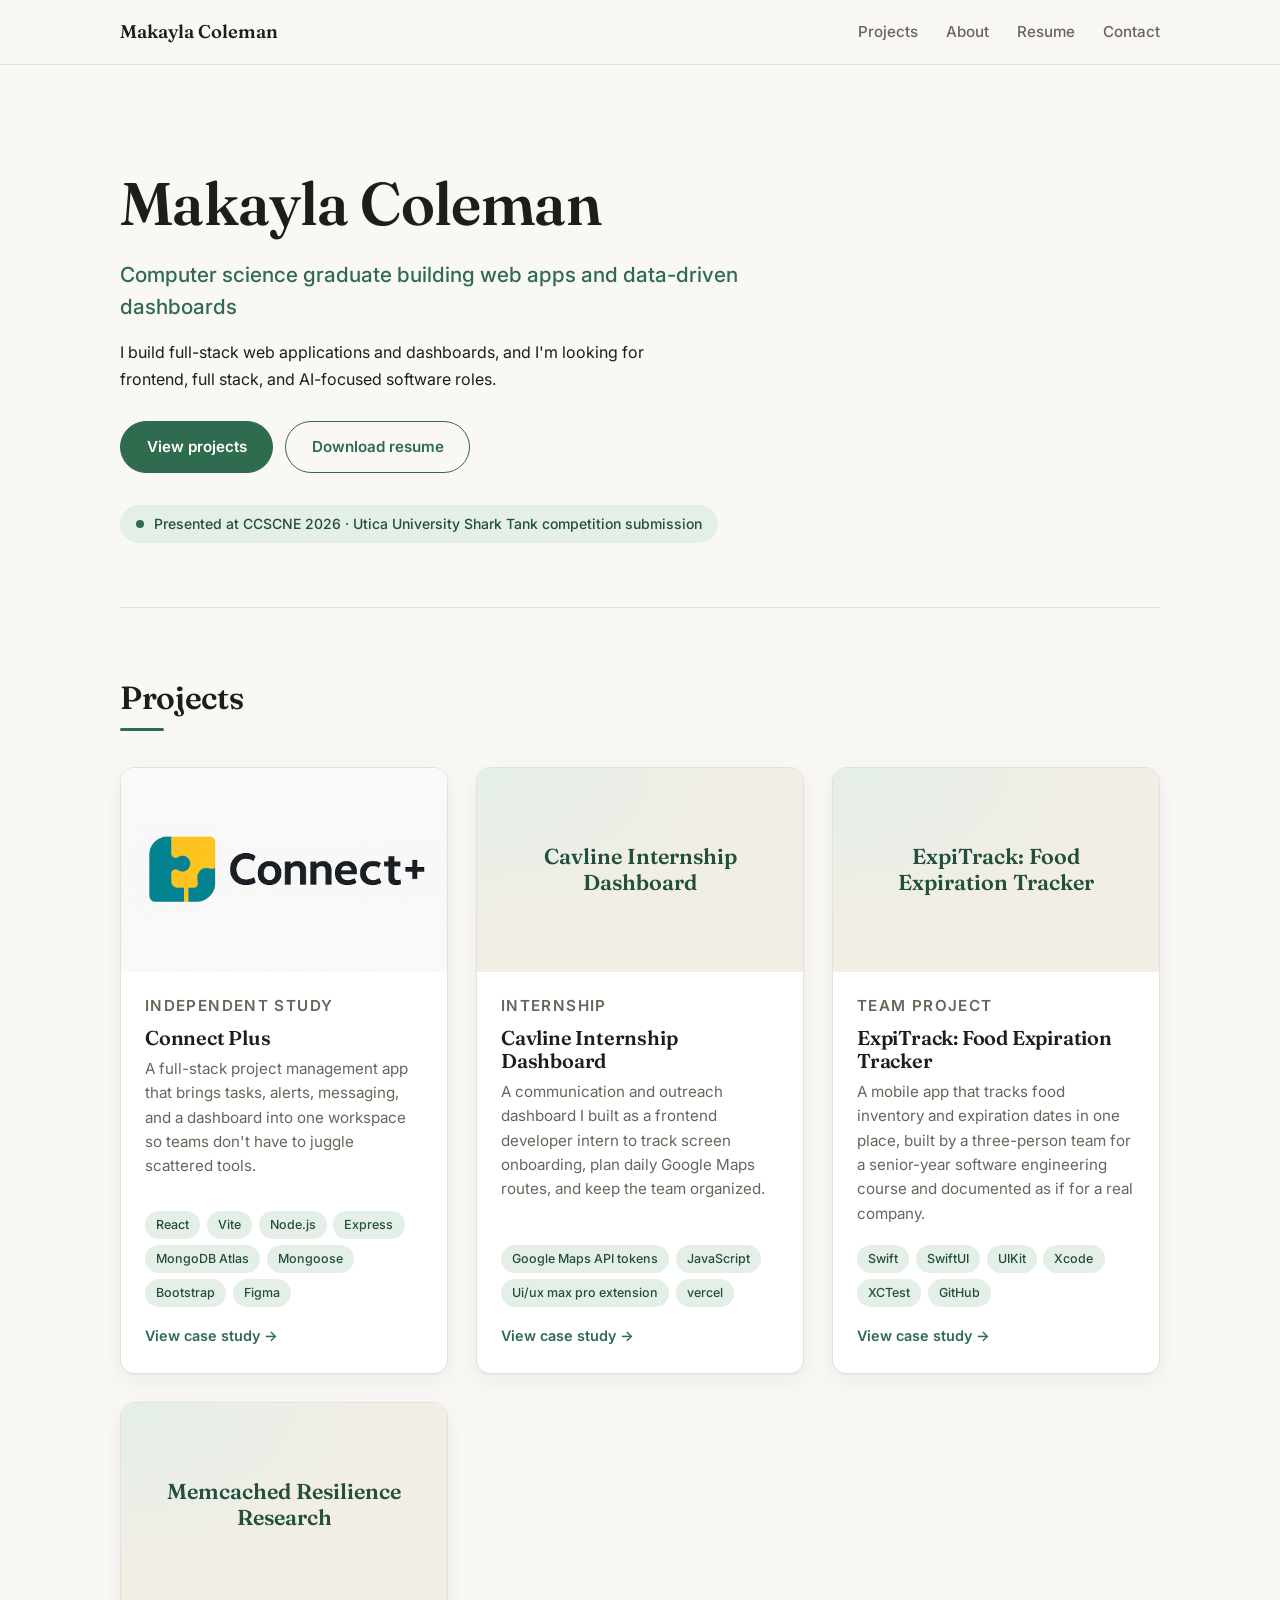
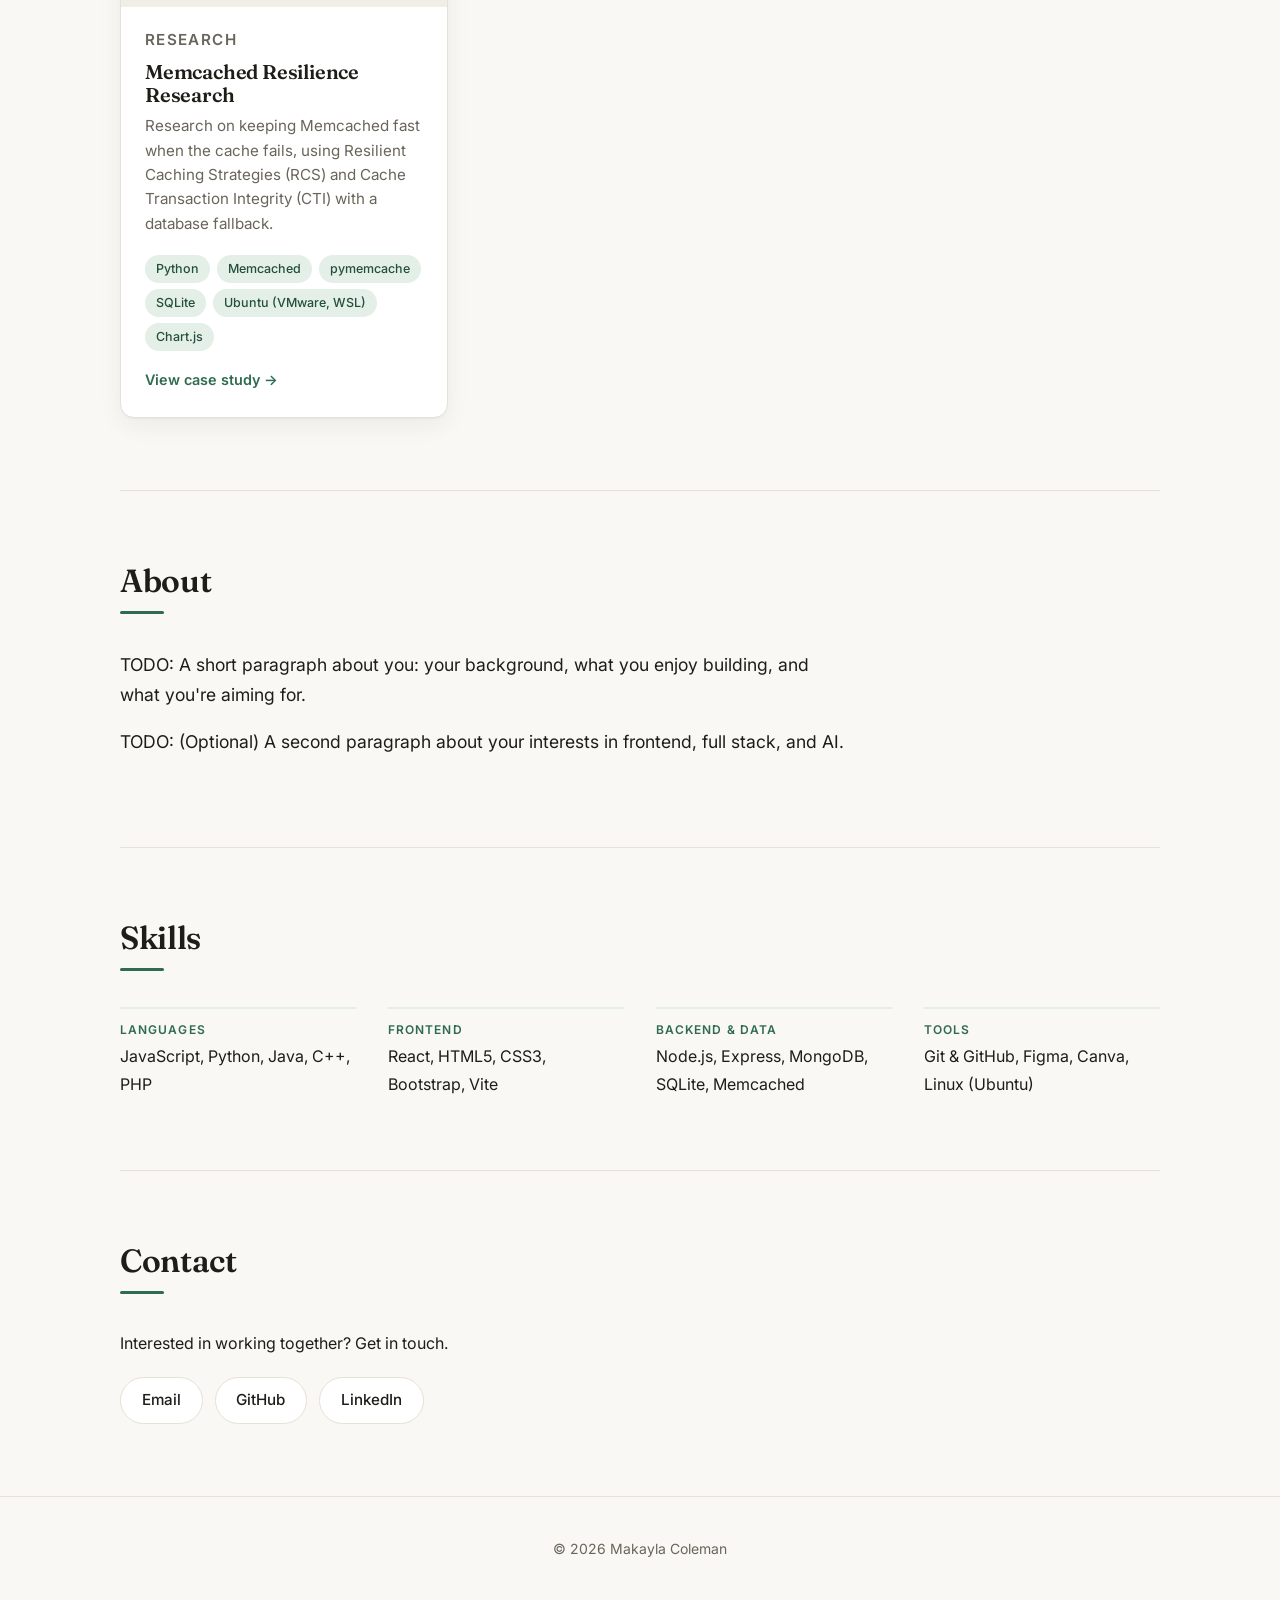
<file: index.html>
<!DOCTYPE html>
<html lang="en">
<head>
  <meta charset="utf-8">
  <meta name="viewport" content="width=device-width, initial-scale=1">
  <title>Portfolio</title>
  <meta name="description" content="Portfolio of web development, dashboard, and research projects.">
  <link rel="stylesheet" href="css/style.css">
</head>
<body>
  <a class="skip-link" href="#main">Skip to content</a>

  <header class="site-header">
    <div class="container nav">
      <a class="brand" id="brand" href="index.html"></a>
      <button class="nav-toggle" type="button" aria-expanded="false" aria-controls="nav-links">Menu</button>
      <nav id="nav-links" class="nav-links" aria-label="Main">
        <a href="index.html#projects">Projects</a>
        <a href="index.html#about">About</a>
        <a id="nav-resume" href="#">Resume</a>
        <a href="index.html#contact">Contact</a>
      </nav>
    </div>
  </header>

  <main id="main">
    <section class="container hero">
      <h1 id="hero-name"></h1>
      <p class="lead" id="hero-title"></p>
      <p id="hero-intro"></p>
      <div class="actions">
        <a class="button" href="#projects">View projects</a>
        <a class="button secondary" id="hero-resume" href="#">Download resume</a>
      </div>
      <p class="recognition" id="recognition"></p>
    </section>

    <section id="projects" class="container section">
      <h2>Projects</h2>
      <div id="project-grid" class="grid"></div>
    </section>

    <section id="about" class="container section">
      <h2>About</h2>
      <div class="about">
        <div id="about-photo" class="about-photo"></div>
        <div id="about-text" class="about-text"></div>
      </div>
    </section>

    <section id="skills" class="container section">
      <h2>Skills</h2>
      <div id="skills-list" class="skills"></div>
    </section>

    <section id="contact" class="container section">
      <h2>Contact</h2>
      <p>Interested in working together? Get in touch.</p>
      <div id="contact-links" class="contact-links"></div>
    </section>
  </main>

  <footer class="site-footer">
    <div class="container"><p id="footer-text"></p></div>
  </footer>

  <script src="js/data.js"></script>
  <script src="js/common.js"></script>
  <script src="js/home.js"></script>
</body>
</html>
</file>
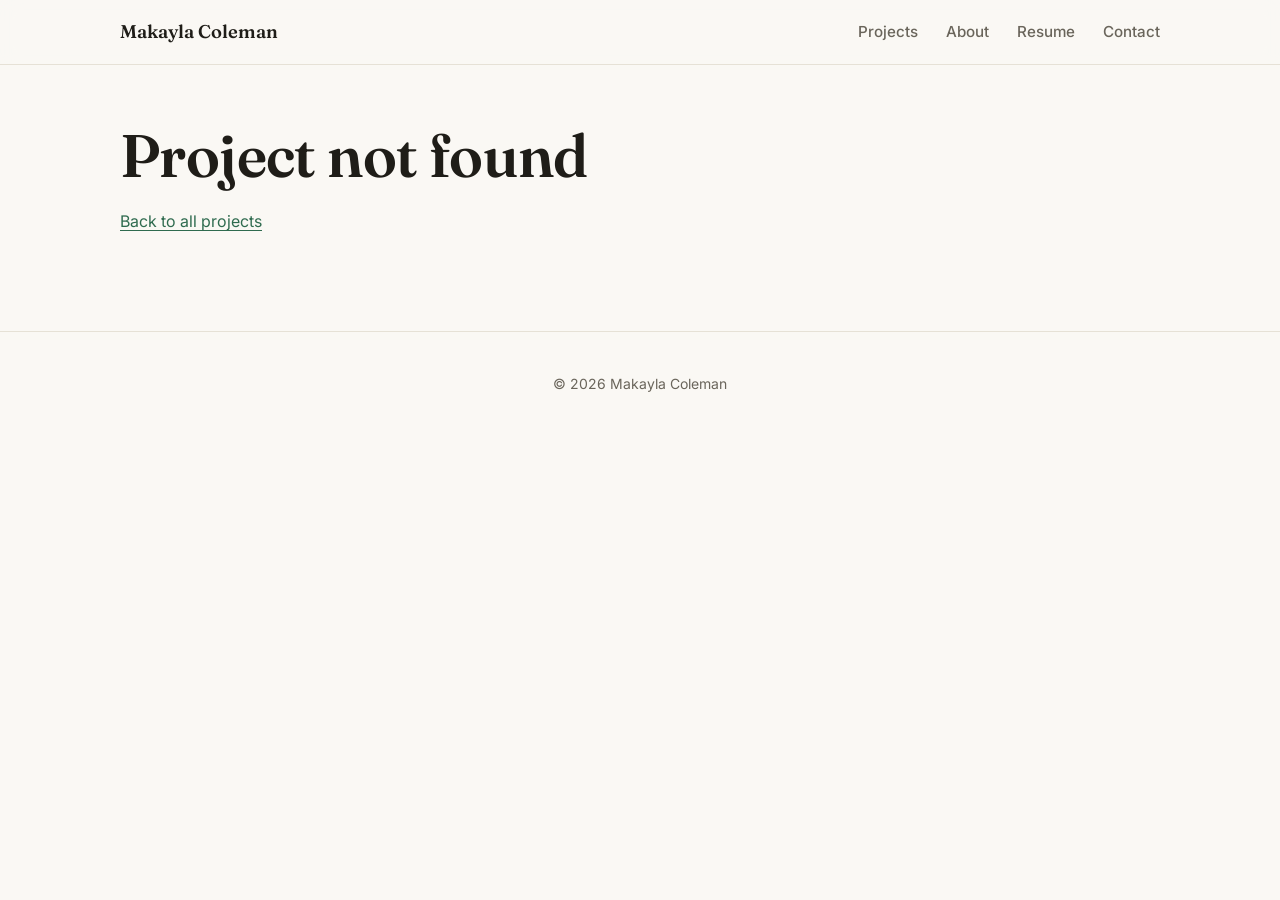
<file: project.html>
<!DOCTYPE html>
<html lang="en">
<head>
  <meta charset="utf-8">
  <meta name="viewport" content="width=device-width, initial-scale=1">
  <title>Project</title>
  <link rel="stylesheet" href="css/style.css">
</head>
<body>
  <a class="skip-link" href="#main">Skip to content</a>

  <header class="site-header">
    <div class="container nav">
      <a class="brand" id="brand" href="index.html"></a>
      <button class="nav-toggle" type="button" aria-expanded="false" aria-controls="nav-links">Menu</button>
      <nav id="nav-links" class="nav-links" aria-label="Main">
        <a href="index.html#projects">Projects</a>
        <a href="index.html#about">About</a>
        <a id="nav-resume" href="#">Resume</a>
        <a href="index.html#contact">Contact</a>
      </nav>
    </div>
  </header>

  <main id="main" class="container project-page">
    <article id="project"></article>
  </main>

  <footer class="site-footer">
    <div class="container"><p id="footer-text"></p></div>
  </footer>

  <script src="js/data.js"></script>
  <script src="js/common.js"></script>
  <script src="js/project.js"></script>
</body>
</html>
</file>
<file: css/style.css>
/* ==========================================================
   MINIMAL WITH A TOUCH OF WARMTH
   Change the variables below to restyle the whole site:
   colors, fonts, widths, and corner roundness.
   ========================================================== */

@import url("https://fonts.googleapis.com/css2?family=Fraunces:wght@400;600&family=Inter:wght@400;500;600&display=swap");

:root {
  --bg: #faf8f4;
  --surface: #ffffff;
  --surface-2: #f1eee6;
  --text: #1f1d18;
  --muted: #6a655b;
  --border: #e6e1d6;
  --accent: #2f6b4f;
  --accent-strong: #234f3b;
  --accent-soft: #e4efe8;
  --accent-text: #ffffff;

  --font-body: "Inter", system-ui, -apple-system, "Segoe UI", Roboto, sans-serif;
  --font-display: "Fraunces", Georgia, "Times New Roman", serif;

  --max-width: 1040px;
  --radius: 14px;
  --shadow: 0 1px 2px rgba(31, 29, 24, 0.04), 0 8px 24px rgba(31, 29, 24, 0.06);
  --shadow-hover: 0 2px 4px rgba(31, 29, 24, 0.06), 0 18px 38px rgba(31, 29, 24, 0.12);
}

@media (prefers-color-scheme: dark) {
  :root {
    --bg: #14130f;
    --surface: #1c1b16;
    --surface-2: #23221c;
    --text: #efece4;
    --muted: #a39e92;
    --border: #2f2d25;
    --accent: #7fc4a0;
    --accent-strong: #a6dcc0;
    --accent-soft: #1f2e26;
    --accent-text: #10201a;
    --shadow: 0 1px 2px rgba(0, 0, 0, 0.3), 0 8px 24px rgba(0, 0, 0, 0.25);
    --shadow-hover: 0 2px 4px rgba(0, 0, 0, 0.35), 0 18px 38px rgba(0, 0, 0, 0.4);
  }
}

/* ---------- Reset & base ---------- */
*, *::before, *::after { box-sizing: border-box; }
html { scroll-behavior: smooth; scroll-padding-top: 5rem; }
body {
  margin: 0;
  font-family: var(--font-body);
  font-size: 1rem;
  line-height: 1.7;
  color: var(--text);
  background: var(--bg);
  -webkit-font-smoothing: antialiased;
}
::selection { background: var(--accent-soft); color: var(--accent-strong); }
img { max-width: 100%; display: block; }
a { color: var(--accent); text-underline-offset: 3px; }
a:hover { color: var(--accent-strong); }

h1, h2, h3 {
  font-family: var(--font-display);
  font-weight: 600;
  letter-spacing: -0.01em;
  line-height: 1.15;
  margin: 0 0 0.5em;
}
h1 { font-size: clamp(2.4rem, 6vw, 3.75rem); }
h2 { font-size: clamp(1.6rem, 3vw, 2rem); }
h3 { font-size: 1.25rem; }
p { margin: 0 0 1em; max-width: 66ch; }

:focus-visible { outline: 3px solid var(--accent); outline-offset: 3px; border-radius: 4px; }

@media (prefers-reduced-motion: reduce) {
  html { scroll-behavior: auto; }
  * { transition: none !important; animation: none !important; }
}

.container { width: min(100% - 2.5rem, var(--max-width)); margin-inline: auto; }
.lead { font-size: 1.25rem; color: var(--muted); line-height: 1.55; }

.skip-link {
  position: absolute; left: -999px; top: 0;
  background: var(--accent); color: var(--accent-text); padding: 0.5rem 1rem;
}
.skip-link:focus { left: 0; z-index: 100; }

/* ---------- Header / nav ---------- */
.site-header {
  position: sticky; top: 0; z-index: 10;
  background: var(--bg);
  background: color-mix(in srgb, var(--bg) 85%, transparent);
  -webkit-backdrop-filter: blur(10px);
  backdrop-filter: blur(10px);
  border-bottom: 1px solid var(--border);
}
.nav { display: flex; align-items: center; justify-content: space-between; min-height: 4rem; }
.brand {
  font-family: var(--font-display); font-weight: 600; font-size: 1.15rem;
  color: var(--text); text-decoration: none;
}
.brand:hover { color: var(--accent); }
.nav-links { display: flex; gap: 1.75rem; }
.nav-links a {
  position: relative; color: var(--muted); text-decoration: none;
  font-size: 0.95rem; font-weight: 500; padding-block: 0.25rem;
}
.nav-links a::after {
  content: ""; position: absolute; left: 0; right: 0; bottom: -2px; height: 2px;
  background: var(--accent); transform: scaleX(0); transform-origin: left;
  transition: transform 0.25s ease;
}
.nav-links a:hover { color: var(--text); }
.nav-links a:hover::after { transform: scaleX(1); }
.nav-toggle {
  display: none; font: inherit; font-weight: 500; color: var(--text);
  background: none; border: 1px solid var(--border); border-radius: 999px;
  padding: 0.35rem 1rem; cursor: pointer;
}

@media (max-width: 640px) {
  .nav { flex-wrap: wrap; }
  .nav-toggle { display: block; }
  .nav-links { display: none; flex-direction: column; gap: 0; width: 100%; padding-bottom: 0.75rem; }
  .nav-links.open { display: flex; }
  .nav-links a { padding: 0.7rem 0; }
  .nav-links a::after { display: none; }
}

/* ---------- Hero ---------- */
.hero { padding-block: clamp(3.5rem, 9vw, 6.5rem) 4rem; }
.hero > * { animation: rise 0.7s ease both; }
.hero > :nth-child(2) { animation-delay: 0.08s; }
.hero > :nth-child(3) { animation-delay: 0.16s; }
.hero > :nth-child(4) { animation-delay: 0.24s; }
.hero > :nth-child(5) { animation-delay: 0.32s; }
@keyframes rise {
  from { opacity: 0; transform: translateY(14px); }
  to { opacity: 1; transform: none; }
}
.hero h1 { margin-bottom: 0.35em; }
.hero .lead { color: var(--accent); font-weight: 500; font-size: 1.3rem; margin-bottom: 0.75em; }
.hero p { max-width: 56ch; }

.actions { display: flex; flex-wrap: wrap; gap: 0.75rem; margin-block: 1.75rem 2rem; }
.button {
  display: inline-block; padding: 0.75rem 1.6rem; border-radius: 999px;
  background: var(--accent); color: var(--accent-text);
  text-decoration: none; font-weight: 600; font-size: 0.95rem;
  border: 1.5px solid var(--accent);
  transition: transform 0.2s ease, background 0.2s ease, color 0.2s ease;
}
.button:hover { background: var(--accent-strong); border-color: var(--accent-strong); color: var(--accent-text); transform: translateY(-2px); }
.button.secondary { background: transparent; color: var(--accent); }
.button.secondary:hover { background: var(--accent-soft); color: var(--accent-strong); }

/* Pill under the hero name */
.hero .recognition {
  display: inline-flex; align-items: center; gap: 0.6rem; max-width: none;
  margin: 0; padding: 0.45rem 1rem; border-radius: 999px;
  background: var(--accent-soft); color: var(--accent-strong);
  font-size: 0.875rem; font-weight: 500;
}
.hero .recognition::before {
  content: ""; width: 8px; height: 8px; border-radius: 50%; background: var(--accent);
}

/* ---------- Sections ---------- */
.section { padding-block: 4.5rem; border-top: 1px solid var(--border); }
.section > h2 { margin-bottom: 2.25rem; }
.section > h2::after {
  content: ""; display: block; width: 2.75rem; height: 3px; margin-top: 0.7rem;
  background: var(--accent); border-radius: 2px;
}

/* ---------- Project cards ---------- */
.grid { display: grid; gap: 1.75rem; grid-template-columns: repeat(auto-fill, minmax(300px, 1fr)); }
.card {
  position: relative; display: flex; flex-direction: column; overflow: hidden;
  background: var(--surface); border: 1px solid var(--border); border-radius: var(--radius);
  box-shadow: var(--shadow);
  transition: transform 0.25s ease, box-shadow 0.25s ease, border-color 0.25s ease;
}
.card:hover { transform: translateY(-5px); box-shadow: var(--shadow-hover); border-color: var(--accent); }
.card-image { width: 100%; aspect-ratio: 16 / 10; object-fit: cover; }
.card-body { display: flex; flex-direction: column; flex: 1; padding: 1.35rem 1.5rem 1.5rem; }
.card-body h3 { margin-bottom: 0.4em; }
.card-body p { color: var(--muted); font-size: 0.95rem; line-height: 1.6; }
.card-body .tags { margin-top: auto; padding-top: 0.25rem; }
.card-body::after {
  content: "View case study \2192"; display: inline-block; margin-top: 1.1rem;
  color: var(--accent); font-weight: 600; font-size: 0.9rem; transition: transform 0.25s ease;
}
.card:hover .card-body::after { transform: translateX(5px); }
.card-link { color: var(--text); text-decoration: none; }
.card-link::after { content: ""; position: absolute; inset: 0; } /* whole card is clickable */

.card-category {
  margin: 0 0 0.5rem; color: var(--accent);
  font-size: 0.75rem; font-weight: 600; letter-spacing: 0.09em; text-transform: uppercase;
}

/* Used when a project has no screenshot yet */
.placeholder {
  display: grid; place-items: center; text-align: center; padding: 1.5rem;
  font-family: var(--font-display); font-size: 1.35rem; font-weight: 600; line-height: 1.2;
  color: var(--accent-strong);
  background: radial-gradient(120% 120% at 0% 0%, var(--accent-soft), transparent 65%), var(--surface-2);
}

.tags { display: flex; flex-wrap: wrap; gap: 0.4rem; list-style: none; padding: 0; margin: 0; }
.tags li {
  font-size: 0.78rem; font-weight: 500; padding: 0.2rem 0.7rem; border-radius: 999px;
  background: var(--accent-soft); color: var(--accent-strong);
}

/* ---------- About / skills / contact ---------- */
.about { display: flex; gap: 2.5rem; align-items: flex-start; }
.about-photo img { width: 200px; height: 200px; object-fit: cover; border-radius: var(--radius); box-shadow: var(--shadow); }
.about-text p { font-size: 1.1rem; }
.skills { display: grid; gap: 1.5rem 2rem; grid-template-columns: repeat(auto-fill, minmax(210px, 1fr)); }
.skill-group { padding-top: 0.9rem; border-top: 2px solid var(--accent-soft); }
.skill-group h3 {
  font-family: var(--font-body); font-size: 0.75rem; font-weight: 600;
  letter-spacing: 0.09em; text-transform: uppercase; color: var(--accent); margin-bottom: 0.4rem;
}
.skill-group p { margin: 0; color: var(--text); }
.contact-links { display: flex; flex-wrap: wrap; gap: 0.75rem; margin-top: 1.25rem; }
.contact-links a, .link-list a {
  display: inline-block; padding: 0.6rem 1.3rem; border-radius: 999px;
  border: 1.5px solid var(--border); color: var(--text); text-decoration: none;
  font-weight: 500; font-size: 0.95rem; background: var(--surface);
  transition: border-color 0.2s ease, color 0.2s ease, transform 0.2s ease;
}
.contact-links a:hover, .link-list a:hover { border-color: var(--accent); color: var(--accent); transform: translateY(-2px); }

@media (max-width: 640px) { .about { flex-direction: column; } }

/* ---------- Project page ---------- */
.project-page { padding-block: 3.5rem 5rem; }
.project-page h1 { margin-bottom: 0.3em; }
.project-page .recognition {
  margin: 1.5rem 0 0; padding: 0.9rem 1.2rem; max-width: 70ch;
  background: var(--accent-soft); color: var(--accent-strong);
  border-left: 3px solid var(--accent); border-radius: 0 10px 10px 0;
  font-size: 0.95rem; font-weight: 500; line-height: 1.55;
}
.project-hero { width: 100%; max-height: 520px; object-fit: cover; border-radius: var(--radius); box-shadow: var(--shadow); margin-top: 2rem; }

.facts {
  display: grid; gap: 1.5rem 2rem; grid-template-columns: repeat(auto-fit, minmax(190px, 1fr));
  margin: 2.5rem 0 1rem; padding-block: 1.5rem;
  border-block: 1px solid var(--border);
}
.facts dt {
  margin-bottom: 0.3rem; color: var(--muted);
  font-size: 0.75rem; font-weight: 600; letter-spacing: 0.09em; text-transform: uppercase;
}
.facts dd { margin: 0; font-size: 0.97rem; line-height: 1.55; }

/* Section label on the left, content on the right */
.project-section {
  display: grid; grid-template-columns: 11rem minmax(0, 1fr); gap: 0.5rem 2.5rem;
  padding-block: 2.25rem; border-bottom: 1px solid var(--border);
}
.project-section h2 { grid-column: 1; font-size: 1.25rem; color: var(--accent-strong); margin: 0; }
.project-section > :not(h2) { grid-column: 2; margin: 0; }
.project-section ul { padding-left: 1.15rem; }
.project-section li { margin-bottom: 0.6rem; padding-left: 0.2rem; }
.project-section li::marker { color: var(--accent); }
.project-section p { max-width: 68ch; }

.gallery { display: grid; gap: 1.25rem; grid-template-columns: repeat(auto-fill, minmax(280px, 1fr)); }
.gallery img { border-radius: 10px; border: 1px solid var(--border); box-shadow: var(--shadow); }
.link-list { list-style: none; padding: 0 !important; display: flex; flex-wrap: wrap; gap: 0.75rem; }
.link-list li { margin: 0 !important; padding: 0 !important; }

.project-nav {
  display: flex; justify-content: space-between; gap: 1rem; flex-wrap: wrap;
  margin-top: 3rem; font-weight: 600;
}
.project-nav a { text-decoration: none; }
.project-nav a:hover { text-decoration: underline; }

@media (max-width: 720px) {
  .project-section { grid-template-columns: 1fr; gap: 0.75rem; }
  .project-section h2, .project-section > :not(h2) { grid-column: 1; }
}

/* ---------- Footer ---------- */
.site-footer { padding-block: 2.5rem; border-top: 1px solid var(--border); color: var(--muted); font-size: 0.875rem; text-align: center; }
.site-footer p { margin: 0 auto; }
</file>
